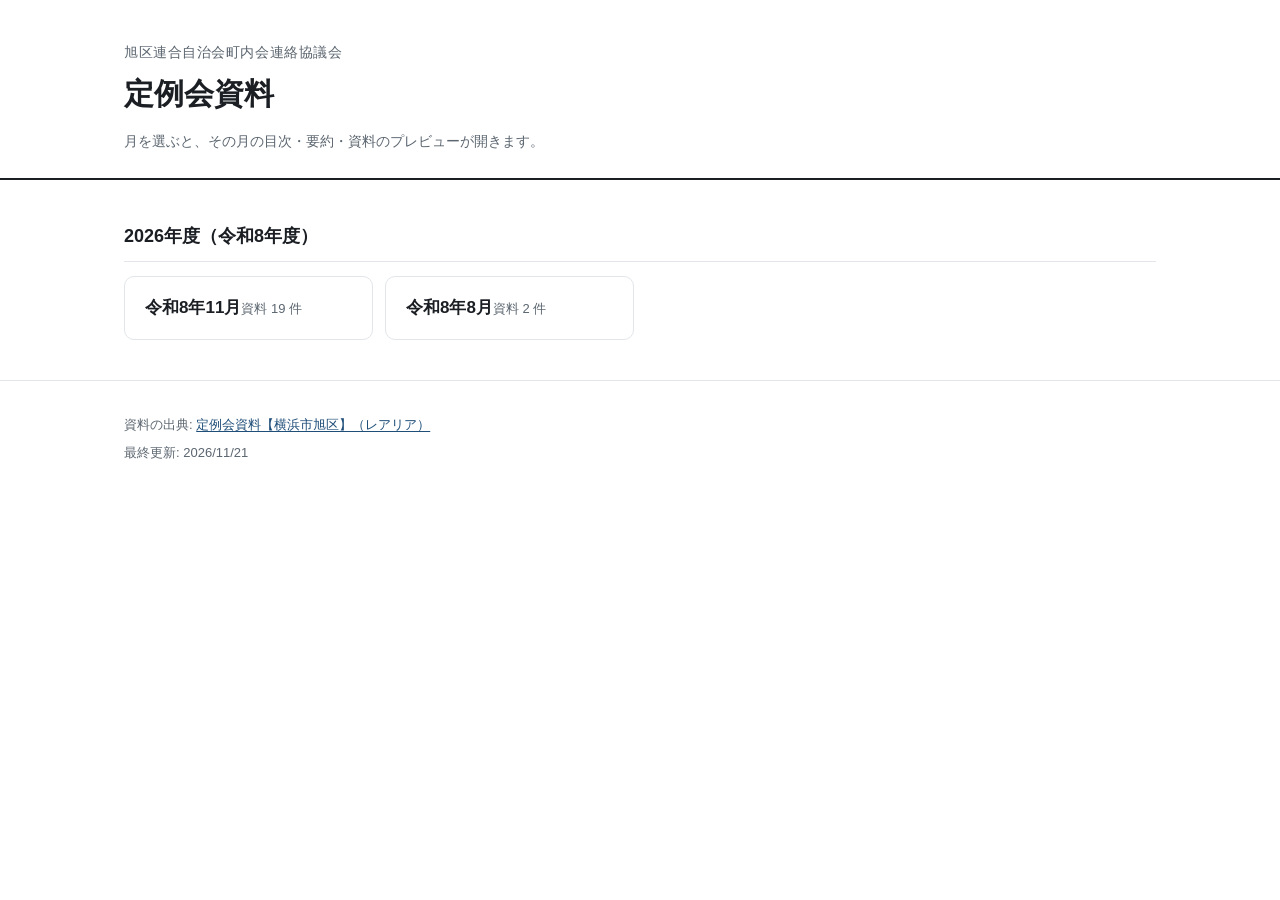
<file: index.html>
<!doctype html>
<html lang="ja">
<head>
<meta charset="utf-8">
<meta name="viewport" content="width=device-width, initial-scale=1">
<title>定例会資料 | 旭区連合自治会町内会連絡協議会</title>
<link rel="stylesheet" href="assets/style.css">
</head>
<body>

<header class="site-header">
  <div class="wrap">
    <p class="eyebrow">旭区連合自治会町内会連絡協議会</p>
    <h1>定例会資料</h1>
    <p class="header-meta">月を選ぶと、その月の目次・要約・資料のプレビューが開きます。</p>
  </div>
</header>

<div class="wrap">
  <section class="year-group">
    <h2>2026年度（令和8年度）</h2>
    <ul class="month-list">
      <li><a href="202611/"><span class="m">令和8年11月</span><span class="c">資料 19 件</span></a></li>
      <li><a href="202608/"><span class="m">令和8年8月</span><span class="c">資料 2 件</span></a></li>
    </ul>
  </section>
</div>

<footer class="site-footer">
  <div class="wrap">
    <p>資料の出典: <a href="https://rarea.events/event/254070">定例会資料【横浜市旭区】（レアリア）</a></p>
    <p>最終更新: 2026/11/21</p>
  </div>
</footer>

</body>
</html>
</file>
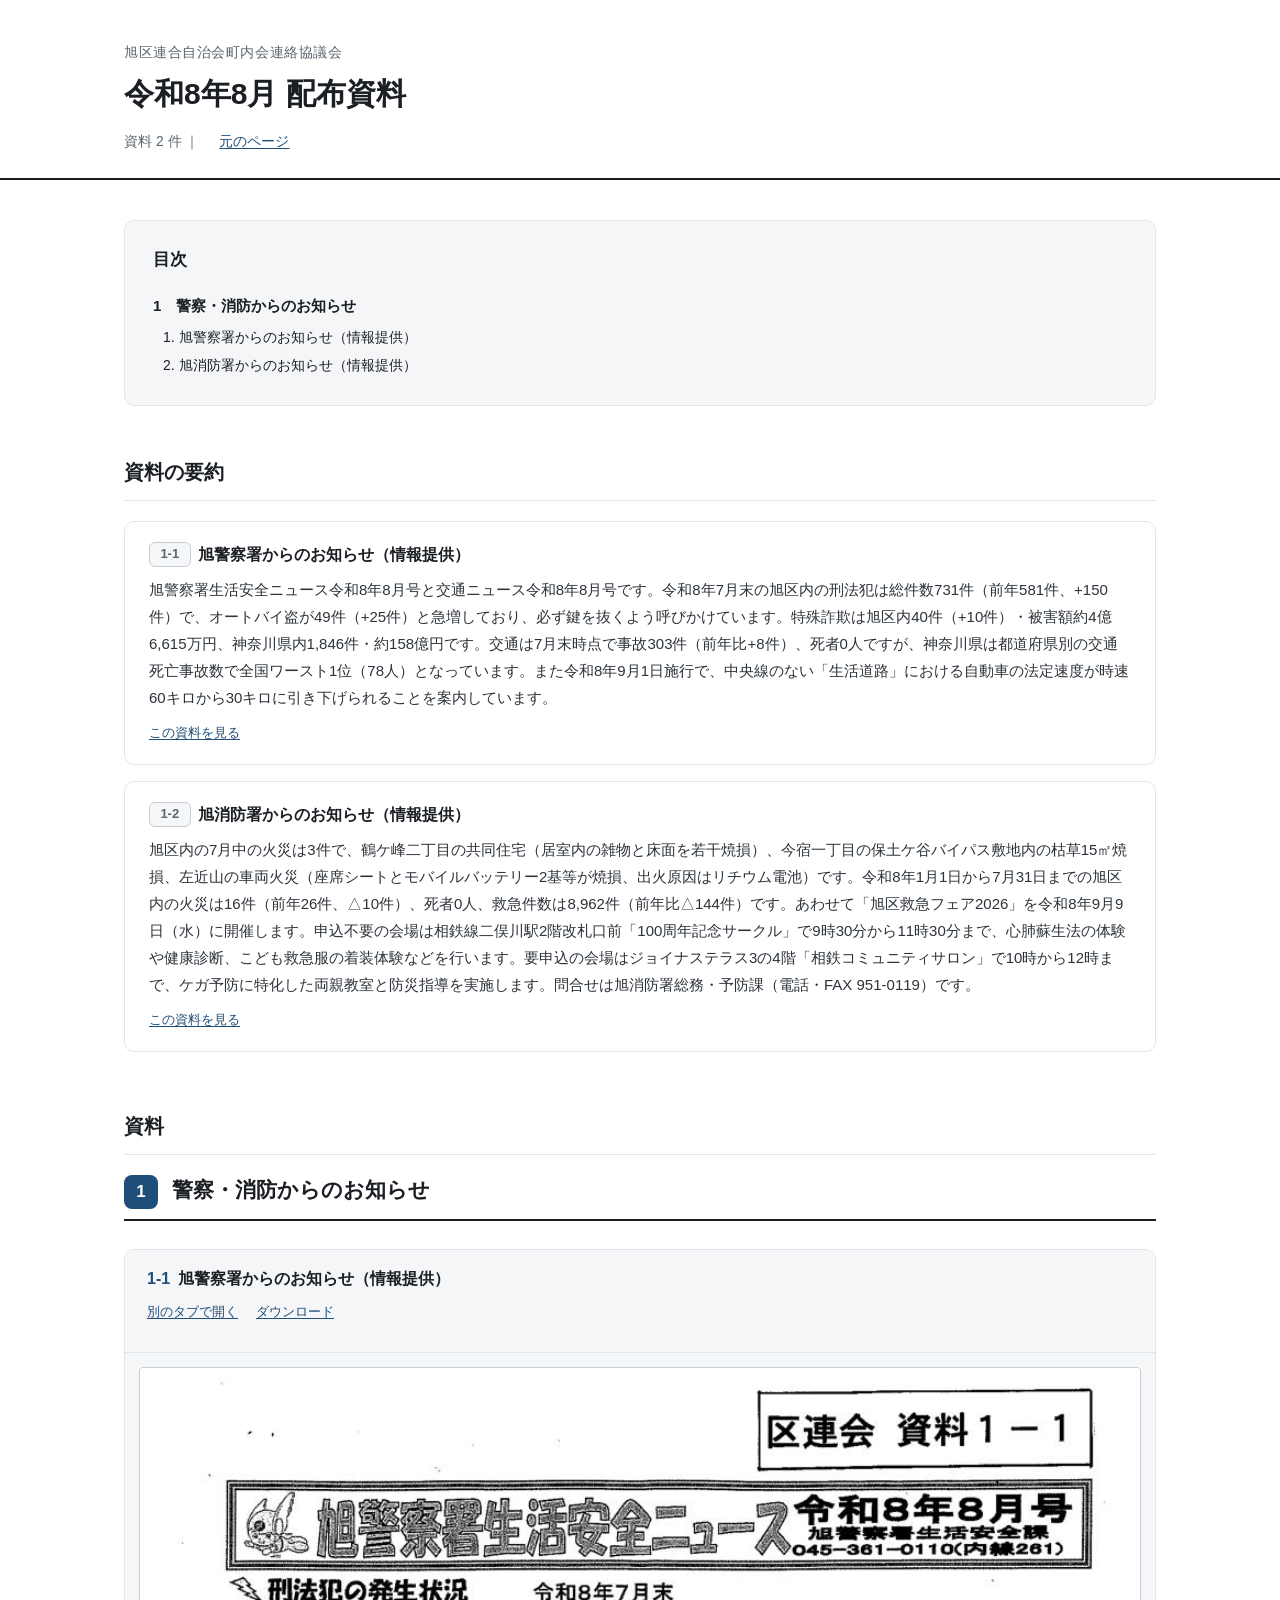
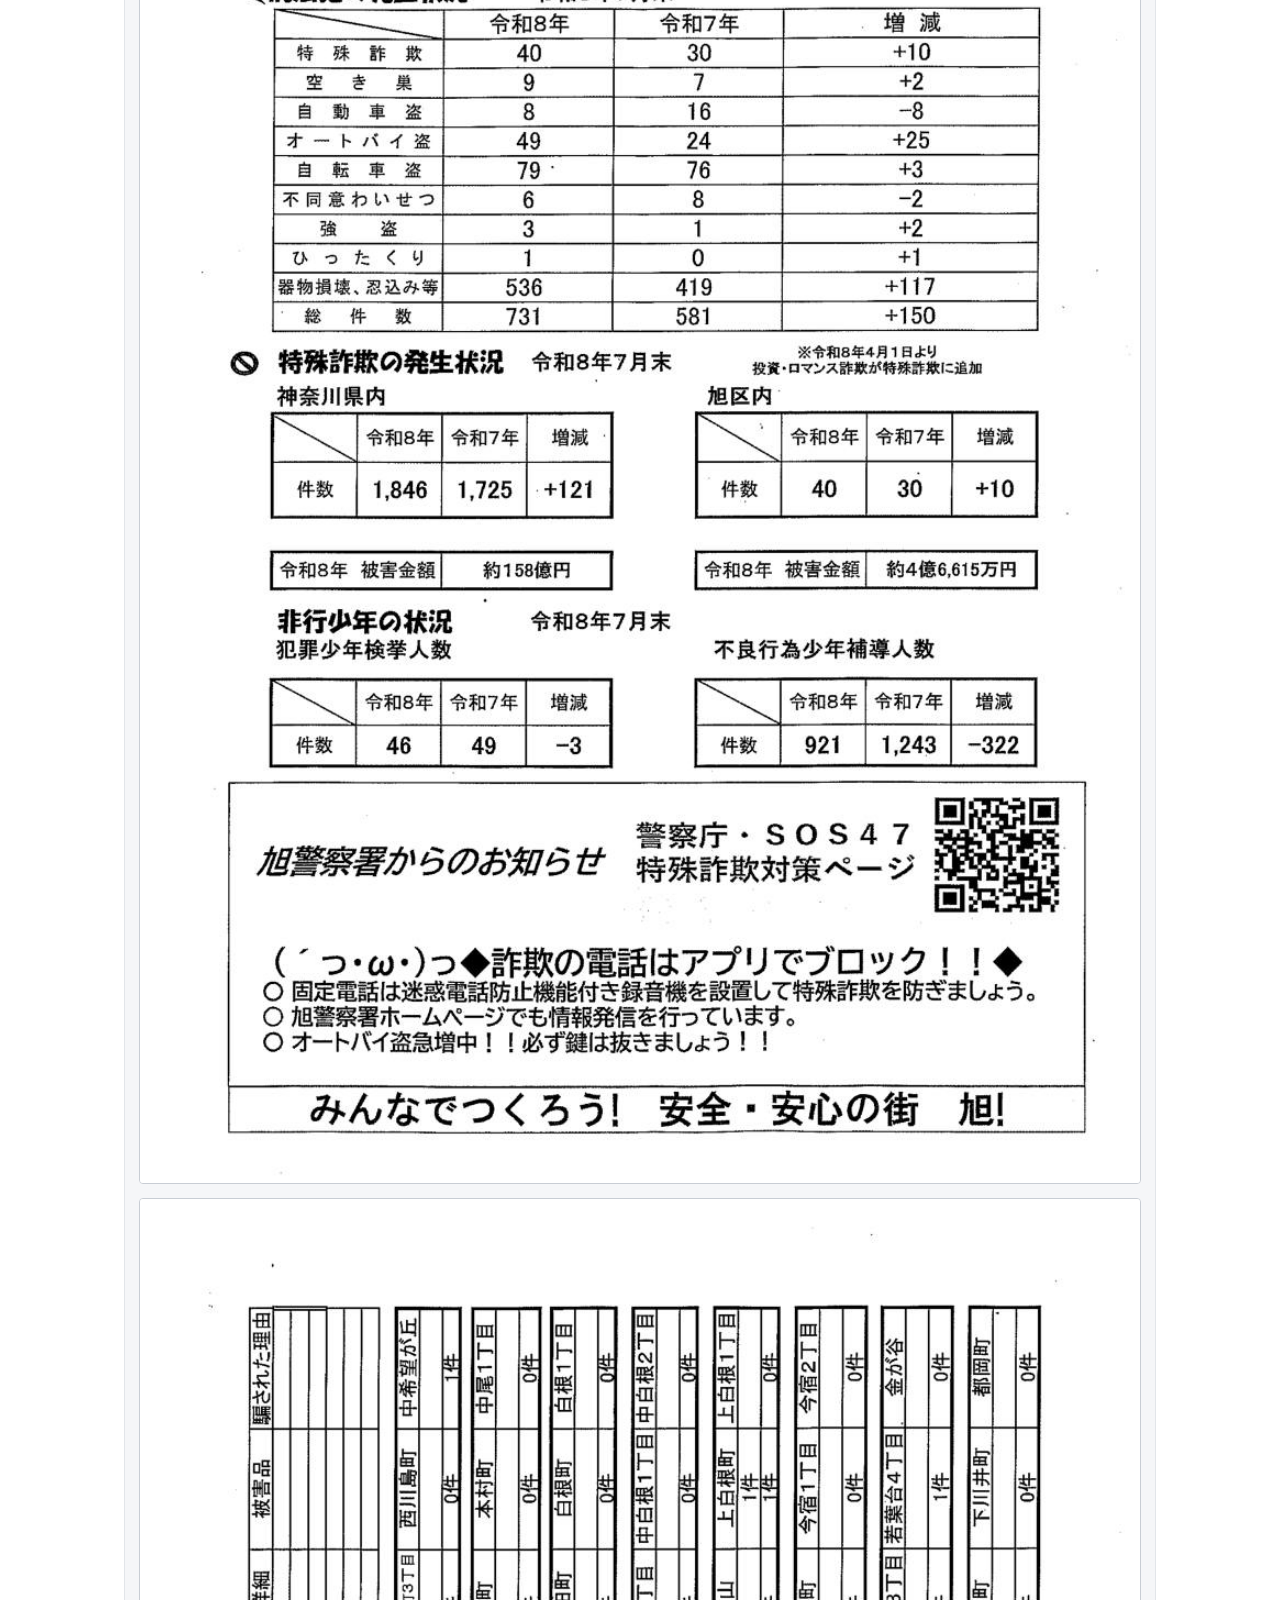
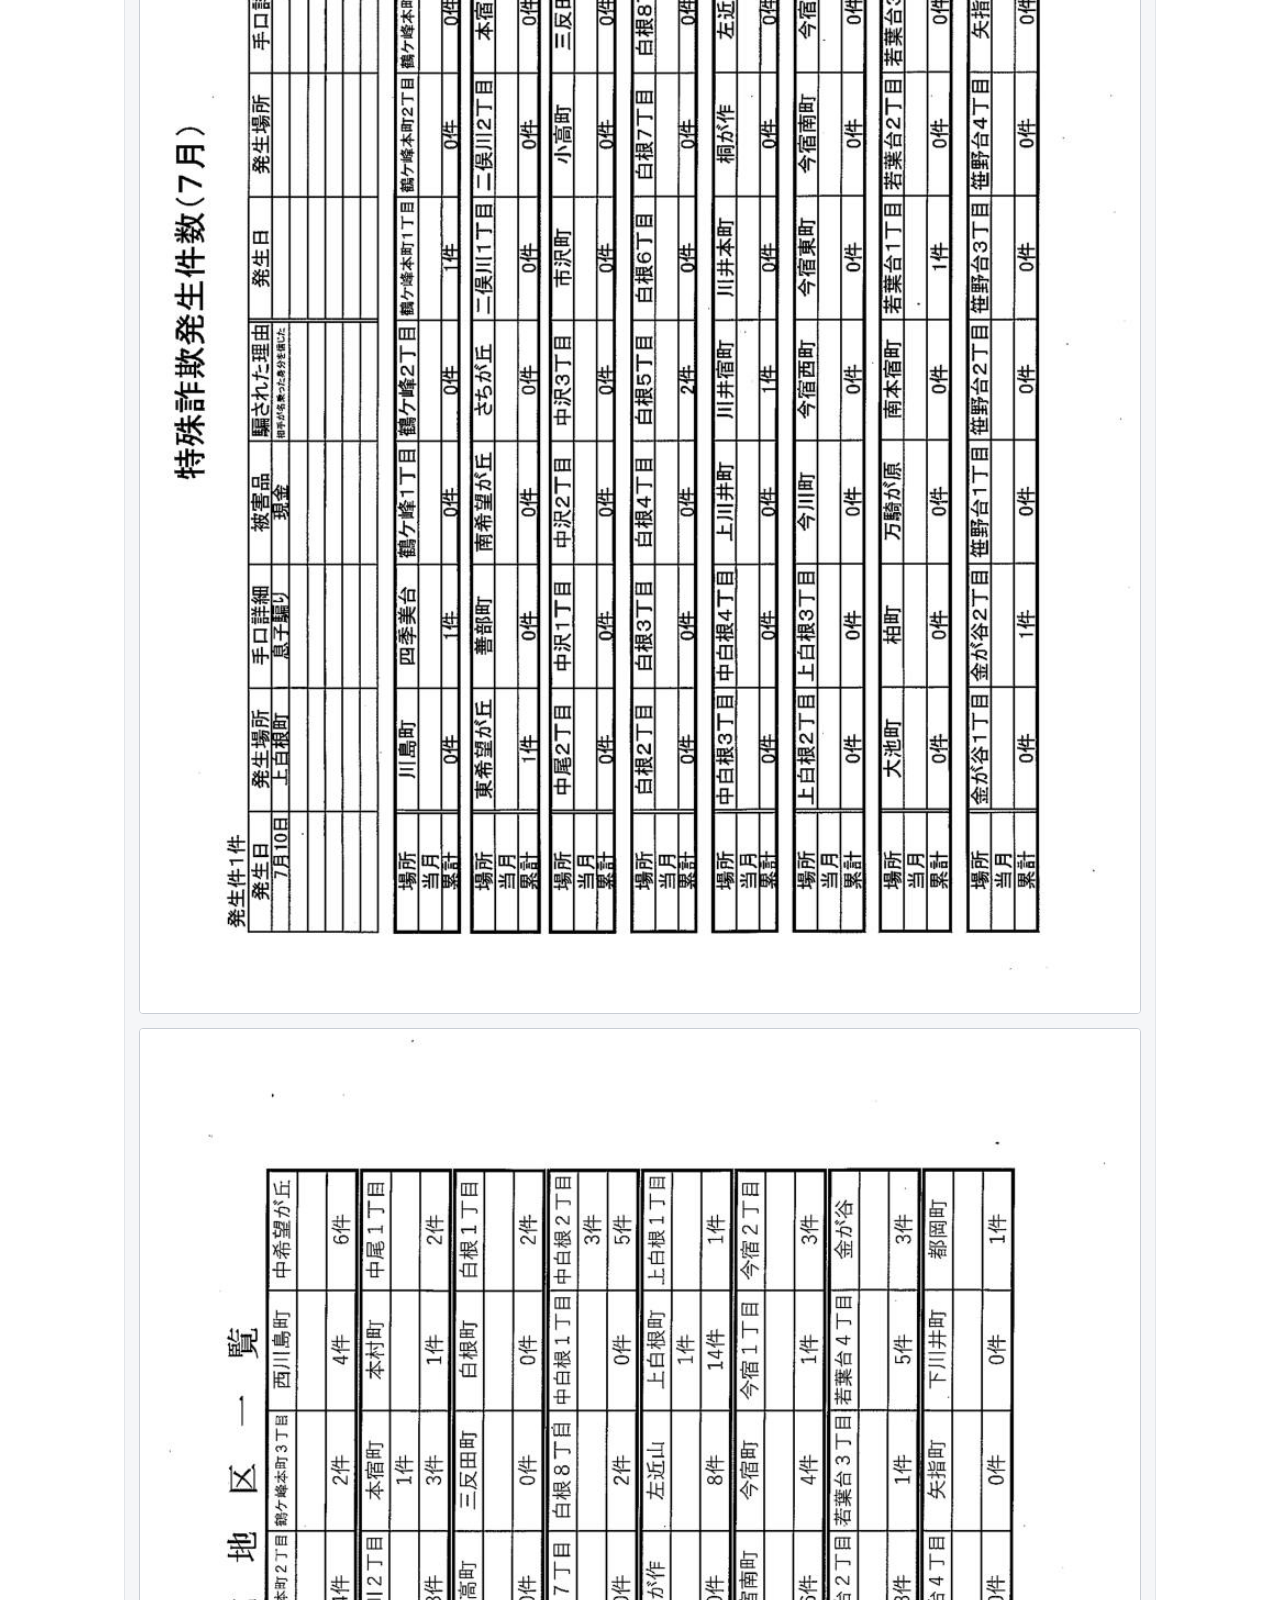
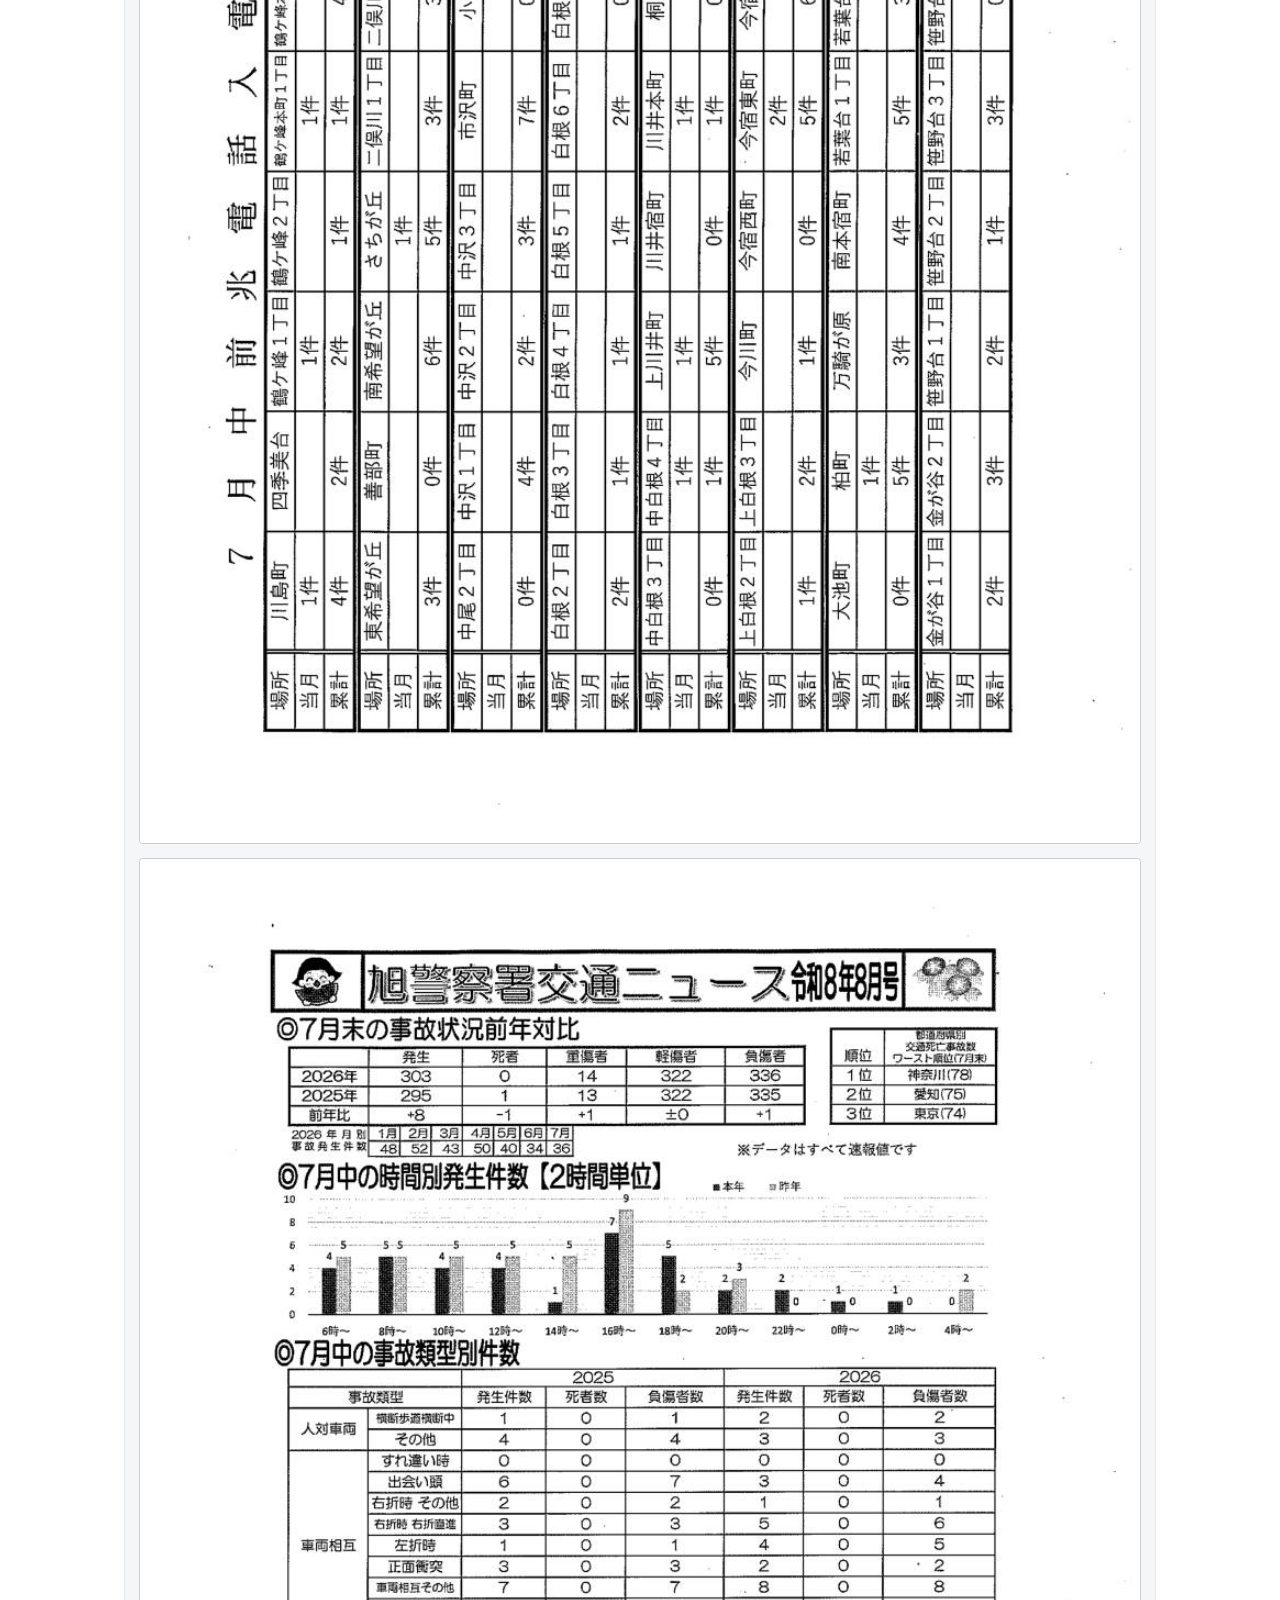
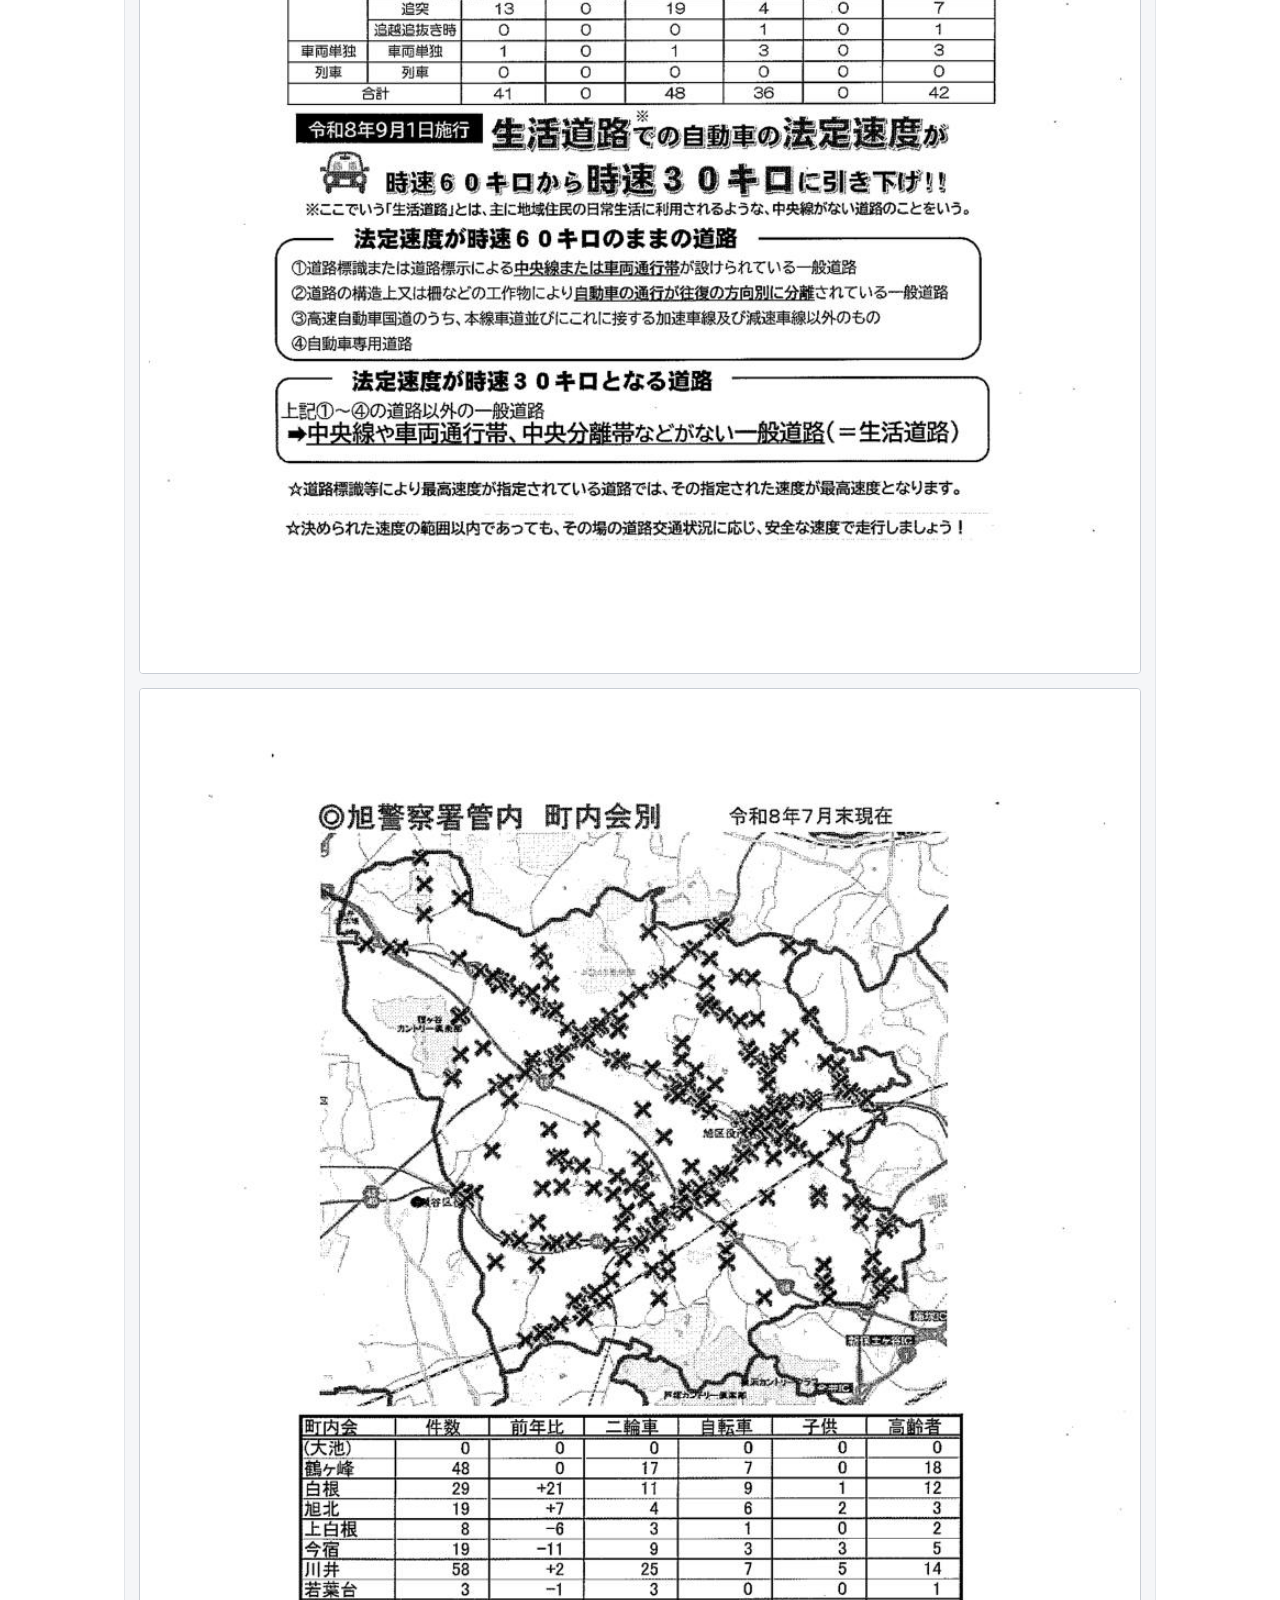
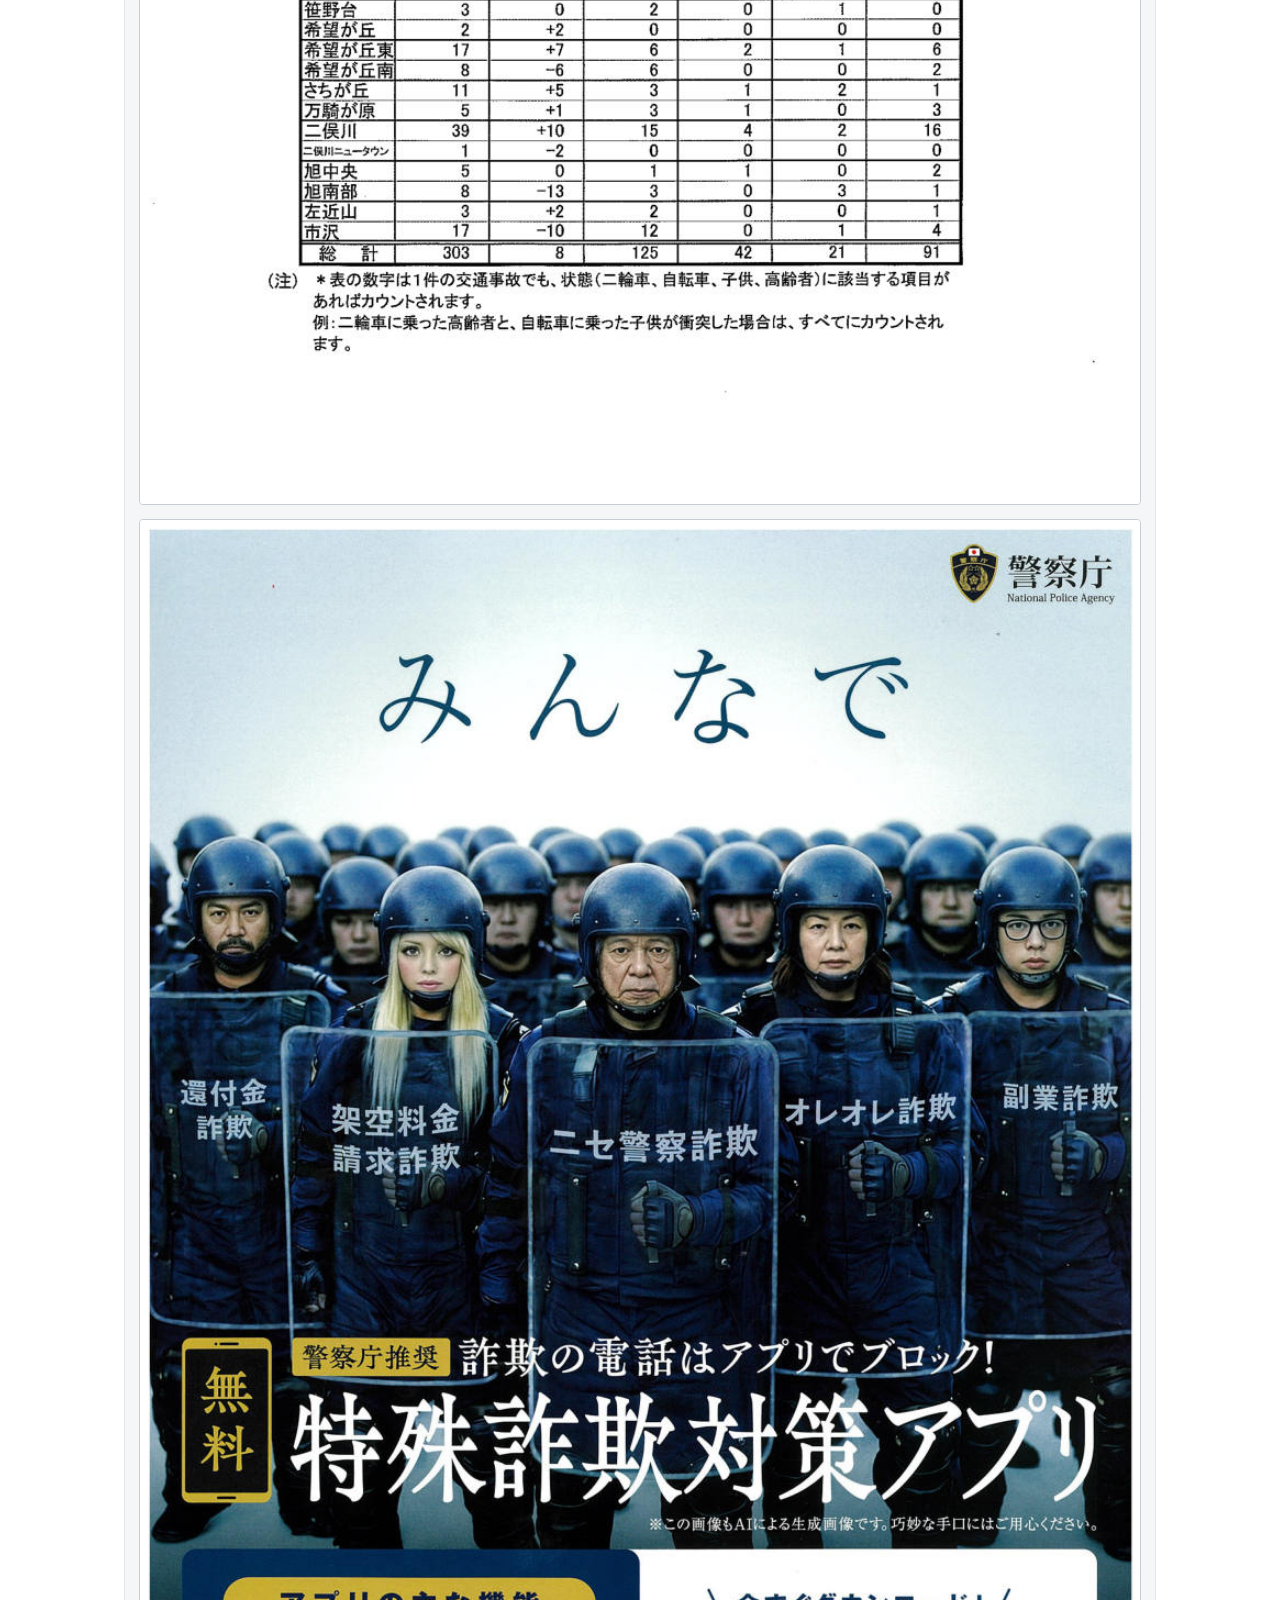
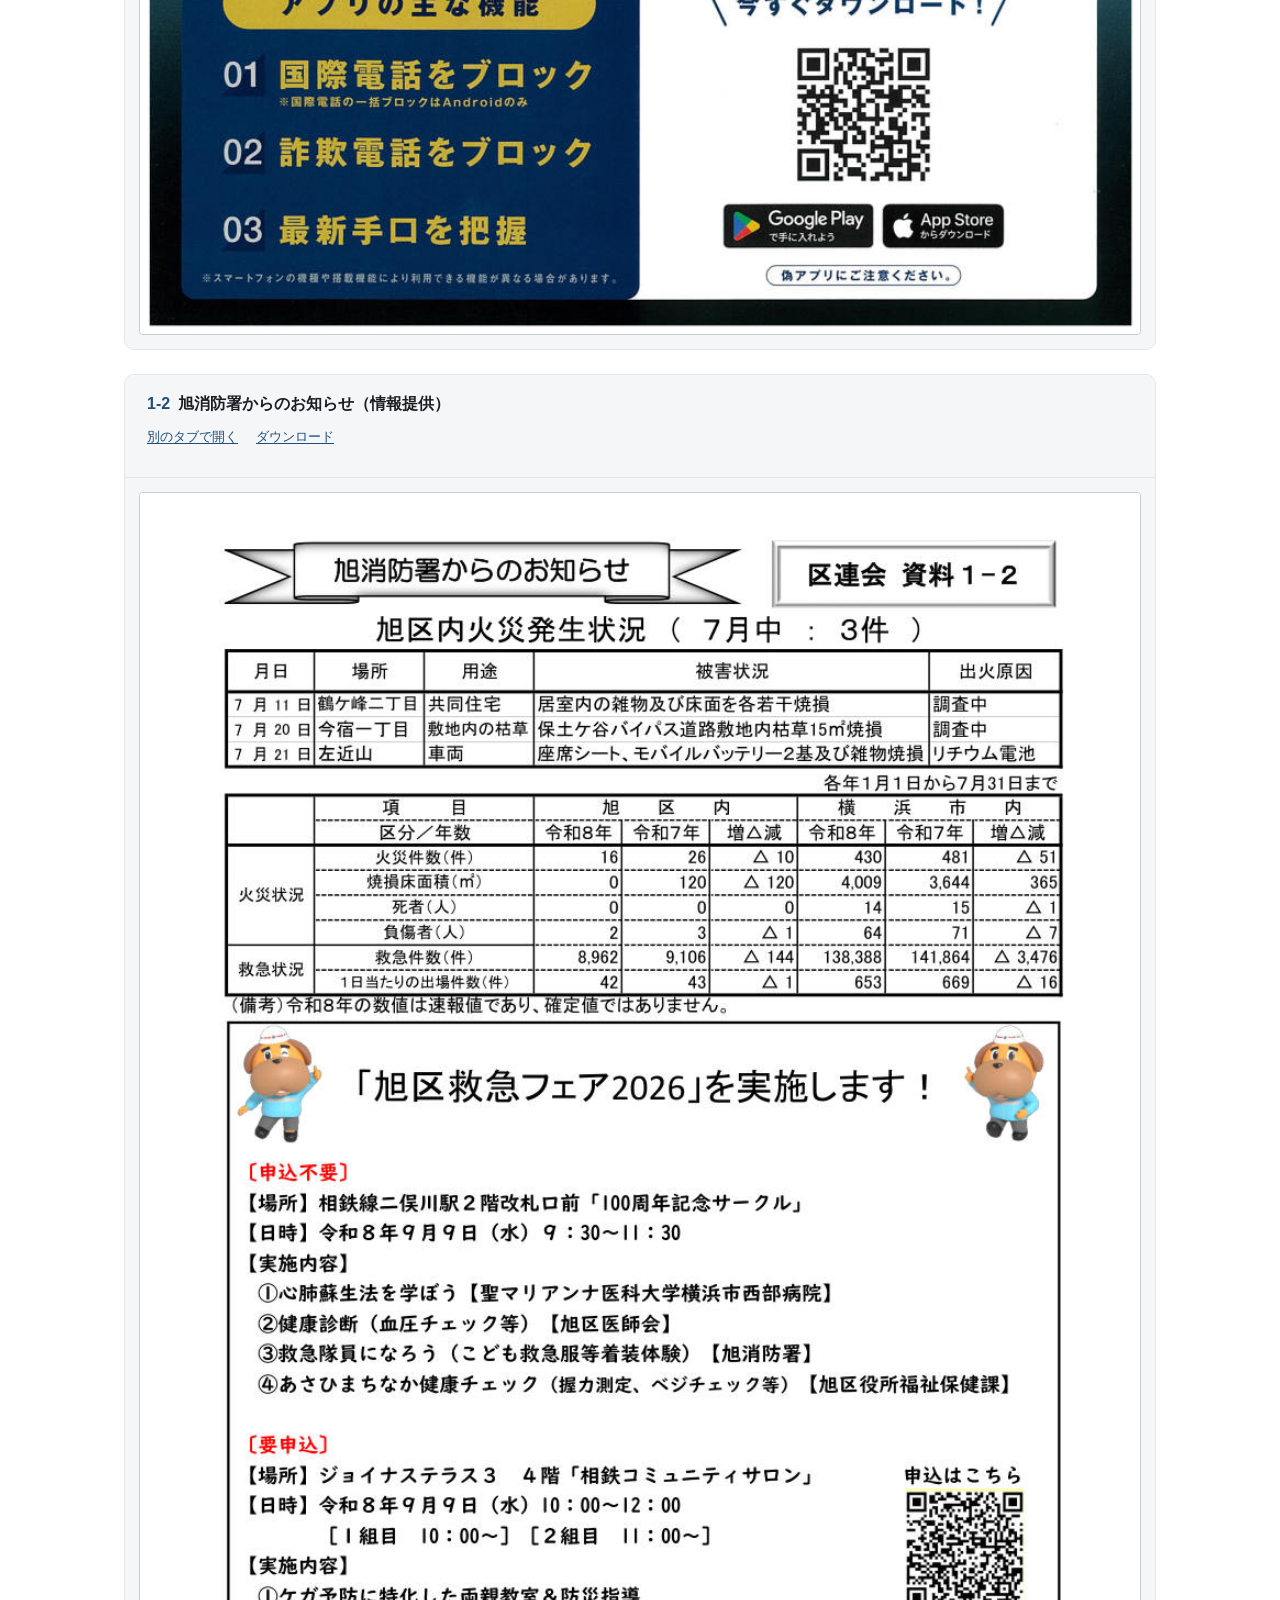
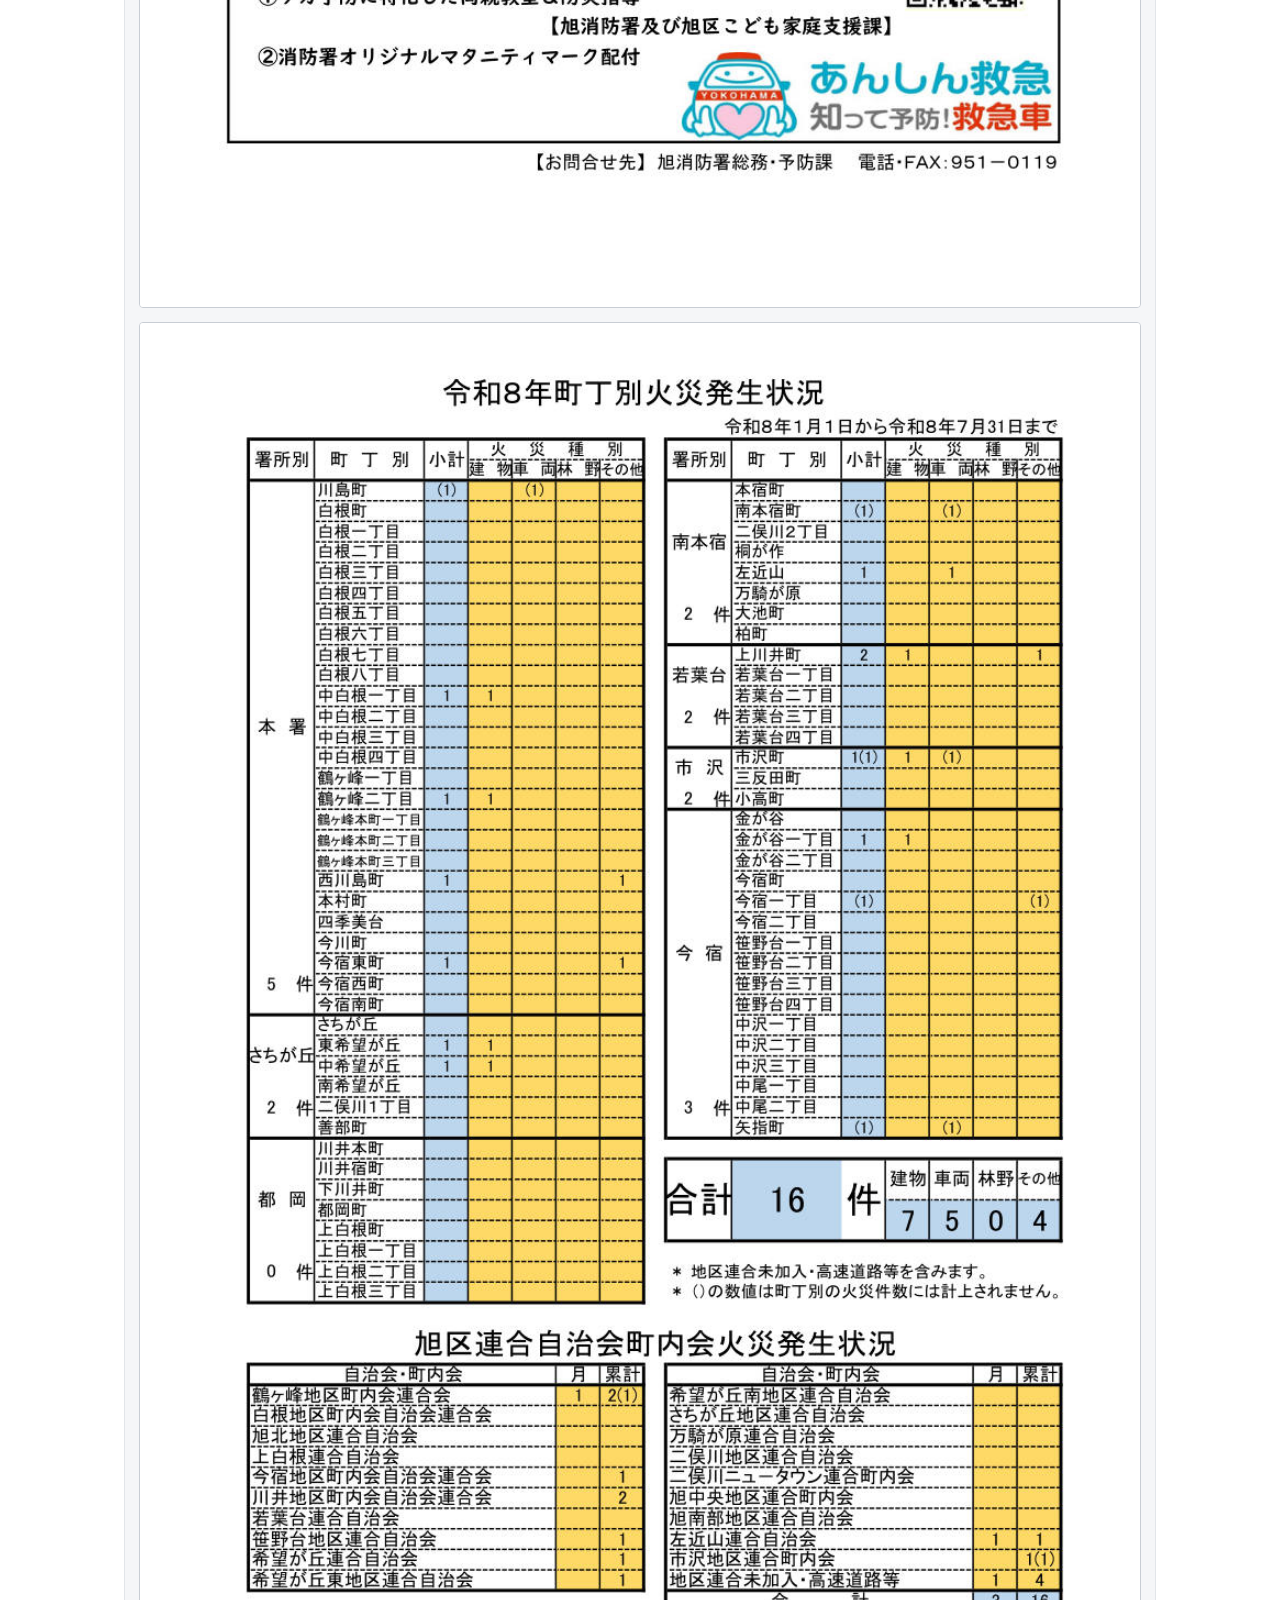
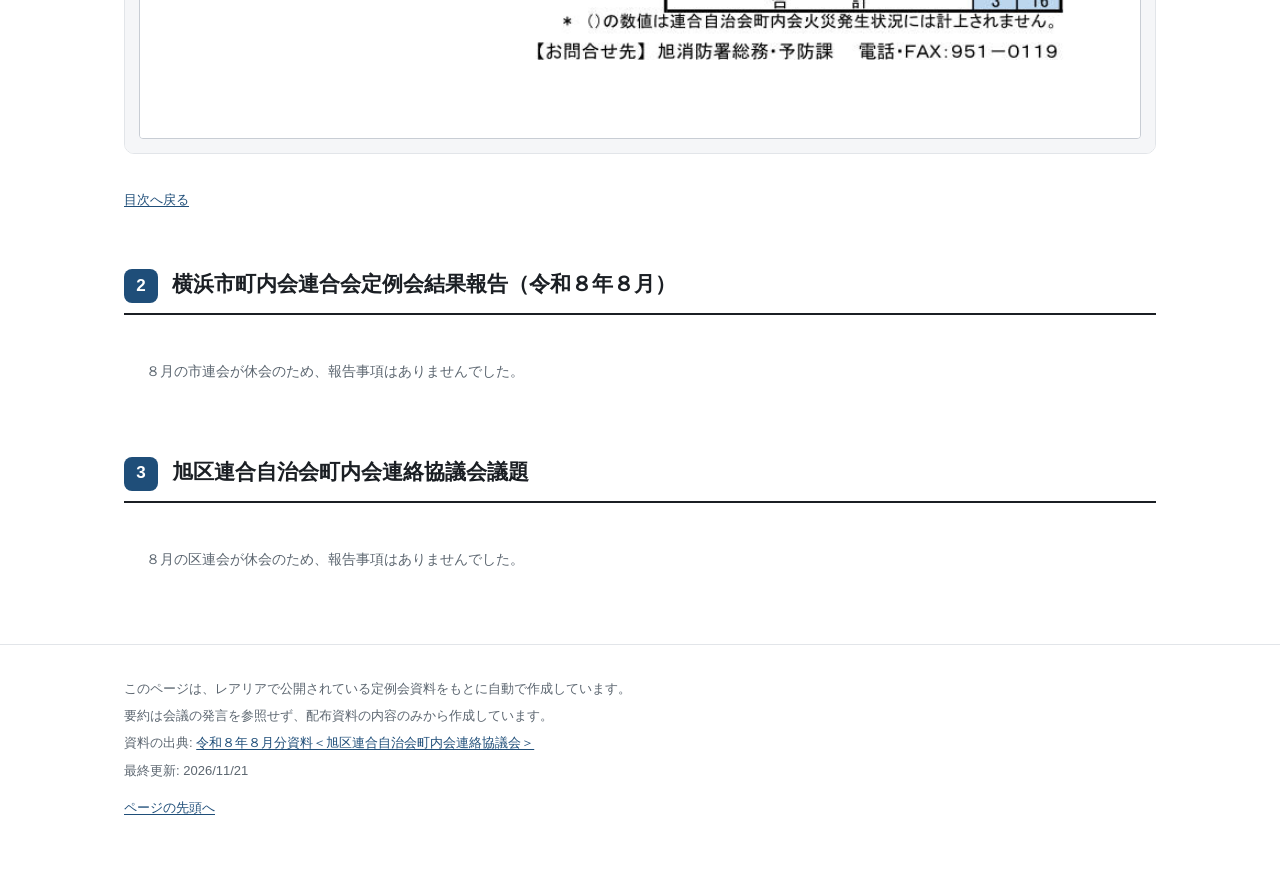
<file: 202608/index.html>
<!doctype html>
<html lang="ja">
<head>
<meta charset="utf-8">
<meta name="viewport" content="width=device-width, initial-scale=1">
<title>令和8年8月 配布資料 | 旭区連合自治会町内会連絡協議会</title>
<meta name="description" content="令和8年8月 配布資料の目次・要約・資料プレビュー">
<link rel="stylesheet" href="../assets/style.css">
</head>
<body>

<header class="site-header">
  <div class="wrap">
    <p class="eyebrow">旭区連合自治会町内会連絡協議会</p>
    <h1>令和8年8月 配布資料</h1>
    <p class="header-meta">資料 2 件 ｜ <a href="https://rarea.events/event/305767" target="_blank" rel="noopener">元のページ</a></p>
  </div>
</header>

<div class="wrap">

  <nav class="toc" id="toc" aria-label="目次">
    <h2>目次</h2>
    <div class="toc-grid">
      <div class="toc-chapter">
        <p>1　警察・消防からのお知らせ</p>
        <ol>
          <li><a href="#doc-1-1">旭警察署からのお知らせ（情報提供）</a></li>
          <li><a href="#doc-1-2">旭消防署からのお知らせ（情報提供）</a></li>
        </ol>
      </div>
    </div>
  </nav>

  <section aria-labelledby="summary-title">
    <h2 class="section-title" id="summary-title">資料の要約</h2>
    <div class="summary-list">
      <article class="summary-item">
        <h3><span class="no">1-1</span>旭警察署からのお知らせ（情報提供）</h3>
        <p>旭警察署生活安全ニュース令和8年8月号と交通ニュース令和8年8月号です。令和8年7月末の旭区内の刑法犯は総件数731件（前年581件、+150件）で、オートバイ盗が49件（+25件）と急増しており、必ず鍵を抜くよう呼びかけています。特殊詐欺は旭区内40件（+10件）・被害額約4億6,615万円、神奈川県内1,846件・約158億円です。交通は7月末時点で事故303件（前年比+8件）、死者0人ですが、神奈川県は都道府県別の交通死亡事故数で全国ワースト1位（78人）となっています。また令和8年9月1日施行で、中央線のない「生活道路」における自動車の法定速度が時速60キロから30キロに引き下げられることを案内しています。</p>
        <p class="jump"><a href="#doc-1-1">この資料を見る</a></p>
      </article>
      <article class="summary-item">
        <h3><span class="no">1-2</span>旭消防署からのお知らせ（情報提供）</h3>
        <p>旭区内の7月中の火災は3件で、鶴ケ峰二丁目の共同住宅（居室内の雑物と床面を若干焼損）、今宿一丁目の保土ケ谷バイパス敷地内の枯草15㎡焼損、左近山の車両火災（座席シートとモバイルバッテリー2基等が焼損、出火原因はリチウム電池）です。令和8年1月1日から7月31日までの旭区内の火災は16件（前年26件、△10件）、死者0人、救急件数は8,962件（前年比△144件）です。あわせて「旭区救急フェア2026」を令和8年9月9日（水）に開催します。申込不要の会場は相鉄線二俣川駅2階改札口前「100周年記念サークル」で9時30分から11時30分まで、心肺蘇生法の体験や健康診断、こども救急服の着装体験などを行います。要申込の会場はジョイナステラス3の4階「相鉄コミュニティサロン」で10時から12時まで、ケガ予防に特化した両親教室と防災指導を実施します。問合せは旭消防署総務・予防課（電話・FAX 951-0119）です。</p>
        <p class="jump"><a href="#doc-1-2">この資料を見る</a></p>
      </article>
    </div>
  </section>

  <section aria-labelledby="docs-title">
    <h2 class="section-title" id="docs-title">資料</h2>
    <section class="chapter">
      <div class="chapter-head"><span class="num">1</span><h2>警察・消防からのお知らせ</h2></div>
      <article class="doc" id="doc-1-1">
        <div class="doc-head">
          <h3><span class="no">1-1</span>旭警察署からのお知らせ（情報提供）</h3>
          <p class="doc-actions">
            <a href="https://rarea.events/rarea/wp-content/uploads/2026/08/202608_01-01.pdf" target="_blank" rel="noopener">別のタブで開く</a>
            <a href="https://rarea.events/rarea/wp-content/uploads/2026/08/202608_01-01.pdf" download>ダウンロード</a>
          </p>
        </div>
        <div class="doc-pages">
          <img src="p/1-1_p01.jpg" width="910" height="1287" loading="lazy" decoding="async" alt="旭警察署からのお知らせ（情報提供） 1ページ目">
          <img src="p/1-1_p02.jpg" width="910" height="1287" loading="lazy" decoding="async" alt="旭警察署からのお知らせ（情報提供） 2ページ目">
          <img src="p/1-1_p03.jpg" width="910" height="1287" loading="lazy" decoding="async" alt="旭警察署からのお知らせ（情報提供） 3ページ目">
          <img src="p/1-1_p04.jpg" width="910" height="1287" loading="lazy" decoding="async" alt="旭警察署からのお知らせ（情報提供） 4ページ目">
          <img src="p/1-1_p05.jpg" width="910" height="1287" loading="lazy" decoding="async" alt="旭警察署からのお知らせ（情報提供） 5ページ目">
          <img src="p/1-1_p06.jpg" width="910" height="1287" loading="lazy" decoding="async" alt="旭警察署からのお知らせ（情報提供） 6ページ目">
        </div>
      </article>
      <article class="doc" id="doc-1-2">
        <div class="doc-head">
          <h3><span class="no">1-2</span>旭消防署からのお知らせ（情報提供）</h3>
          <p class="doc-actions">
            <a href="https://rarea.events/rarea/wp-content/uploads/2026/08/202608_01-02.pdf" target="_blank" rel="noopener">別のタブで開く</a>
            <a href="https://rarea.events/rarea/wp-content/uploads/2026/08/202608_01-02.pdf" download>ダウンロード</a>
          </p>
        </div>
        <div class="doc-pages">
          <img src="p/1-2_p01.jpg" width="910" height="1287" loading="lazy" decoding="async" alt="旭消防署からのお知らせ（情報提供） 1ページ目">
          <img src="p/1-2_p02.jpg" width="910" height="1287" loading="lazy" decoding="async" alt="旭消防署からのお知らせ（情報提供） 2ページ目">
        </div>
      </article>
      <p><a class="to-top" href="#toc">目次へ戻る</a></p>
    </section>
    <section class="chapter">
      <div class="chapter-head"><span class="num">2</span><h2>横浜市町内会連合会定例会結果報告（令和８年８月）</h2></div>
      <p class="doc-note">８月の市連会が休会のため、報告事項はありませんでした。</p>
    </section>
    <section class="chapter">
      <div class="chapter-head"><span class="num">3</span><h2>旭区連合自治会町内会連絡協議会議題</h2></div>
      <p class="doc-note">８月の区連会が休会のため、報告事項はありませんでした。</p>
    </section>
  </section>

</div>

<footer class="site-footer">
  <div class="wrap">
    <p>このページは、レアリアで公開されている定例会資料をもとに自動で作成しています。</p>
    <p>要約は会議の発言を参照せず、配布資料の内容のみから作成しています。</p>
    <p>資料の出典: <a href="https://rarea.events/event/305767" target="_blank" rel="noopener">令和８年８月分資料＜旭区連合自治会町内会連絡協議会＞</a></p>
    <p>最終更新: 2026/11/21</p>
    <p><a class="to-top" href="#toc">ページの先頭へ</a></p>
  </div>
</footer>

</body>
</html>
</file>
<file: assets/style.css>
@charset "utf-8";
/* 区連会 定例会資料ページ
   方針: 白地＋モノトーン＋差し色1色（濃紺）。全周ボーダー、影は最小限。
         グラデーション・カード上端のカラーバー・錠剤型ボタンは使わない。 */

:root {
  --ink: #1b1f24;
  --sub: #5c6670;
  --line: #e2e5e9;
  --line-strong: #c8cdd4;
  --paper: #ffffff;
  --panel: #f5f6f8;
  --accent: #1f4e79;
  --accent-weak: #e8eef5;
  --mark: #fff3b0;
  --maxw: 1080px;
}

* { box-sizing: border-box; }

html { scroll-behavior: smooth; }
@media (prefers-reduced-motion: reduce) {
  html { scroll-behavior: auto; }
}

body {
  margin: 0;
  background: var(--paper);
  color: var(--ink);
  font-family: -apple-system, BlinkMacSystemFont, "Hiragino Kaku Gothic ProN",
    "Hiragino Sans", "Noto Sans JP", "Yu Gothic UI", Meiryo, sans-serif;
  font-size: 16px;
  line-height: 1.8;
  -webkit-font-smoothing: antialiased;
}

.wrap { max-width: var(--maxw); margin: 0 auto; padding: 0 24px; }

/* ---------- ヘッダー ---------- */
.site-header {
  border-bottom: 2px solid var(--ink);
  padding: 40px 0 24px;
  margin-bottom: 40px;
}
.eyebrow {
  margin: 0 0 8px;
  font-size: 14px;
  color: var(--sub);
  letter-spacing: .04em;
}
.site-header h1 {
  margin: 0 0 14px;
  font-size: 30px;
  line-height: 1.4;
  font-weight: 700;
}
.header-meta {
  display: flex;
  flex-wrap: wrap;
  gap: 8px 20px;
  font-size: 14px;
  color: var(--sub);
  margin: 0;
}
.header-meta a { color: var(--accent); }

/* ---------- 共通 ---------- */
h2.section-title {
  font-size: 20px;
  margin: 0 0 20px;
  padding-bottom: 10px;
  border-bottom: 1px solid var(--line);
}
a { color: var(--accent); text-underline-offset: 2px; }
a:focus-visible,
summary:focus-visible { outline: 2px solid var(--accent); outline-offset: 2px; }

/* ---------- 目次 ---------- */
.toc { background: var(--panel); border: 1px solid var(--line); border-radius: 10px; padding: 24px 28px; margin-bottom: 48px; }
.toc h2 { font-size: 17px; margin: 0 0 16px; }
.toc-grid { display: grid; gap: 20px 32px; grid-template-columns: repeat(auto-fit, minmax(300px, 1fr)); }
.toc-chapter > p { margin: 0 0 6px; font-weight: 700; font-size: 15px; }
.toc-chapter ol { margin: 0; padding-left: 1.6em; }
.toc-chapter li { font-size: 14px; margin: 3px 0; }
.toc-chapter a { color: var(--ink); text-decoration: none; }
.toc-chapter a:hover { color: var(--accent); text-decoration: underline; }

/* ---------- 要約 ---------- */
.summary-list { display: grid; gap: 16px; margin-bottom: 56px; }
.summary-item {
  border: 1px solid var(--line);
  border-radius: 10px;
  padding: 20px 24px;
  background: var(--paper);
}
.summary-item h3 { margin: 0 0 8px; font-size: 16px; line-height: 1.6; font-weight: 700; }
.summary-item h3 .no {
  display: inline-block;
  min-width: 3.2em;
  margin-right: .6em;
  padding: 1px 8px;
  border: 1px solid var(--line-strong);
  border-radius: 6px;
  background: var(--panel);
  font-size: 13px;
  color: var(--sub);
  text-align: center;
  vertical-align: 2px;
}
.summary-item p { margin: 0; font-size: 15px; color: #2c333a; }
.summary-item .jump { font-size: 13px; margin-top: 10px; }
.summary-item.is-unreadable p { color: var(--sub); }

/* ---------- 章と資料 ---------- */
.chapter { margin-bottom: 56px; }
.chapter-head { display: flex; align-items: baseline; gap: 14px; border-bottom: 2px solid var(--ink); padding-bottom: 10px; margin-bottom: 28px; }
.chapter-head .num {
  flex: none;
  width: 34px; height: 34px;
  display: inline-flex; align-items: center; justify-content: center;
  border-radius: 8px;
  background: var(--accent); color: #fff;
  font-size: 17px; font-weight: 700;
  align-self: center;
}
.chapter-head h2 { margin: 0; font-size: 21px; line-height: 1.4; }

.doc { border: 1px solid var(--line); border-radius: 10px; margin-bottom: 24px; overflow: hidden; }
.doc-head { padding: 16px 22px; border-bottom: 1px solid var(--line); background: var(--panel); }
.doc-head h3 { margin: 0; font-size: 16px; line-height: 1.6; font-weight: 700; }
.doc-head .no { color: var(--accent); margin-right: .5em; }
.doc-actions { margin-top: 8px; display: flex; flex-wrap: wrap; gap: 8px 18px; font-size: 13px; }
.doc-body { background: #3a3f44; }
.doc-body iframe { display: block; width: 100%; height: 680px; border: 0; }
.doc-note { padding: 16px 22px; font-size: 14px; color: var(--sub); }

/* ページ画像を縦に並べる。Google Sites の埋め込み枠の中では
   PDF ビューアが動かないため、既定はこちらを使う。 */
.doc-pages { background: var(--panel); padding: 14px; display: grid; gap: 14px; }
.doc-pages img {
  display: block;
  width: 100%;
  height: auto;
  background: #fff;
  border: 1px solid var(--line-strong);
  border-radius: 4px;
}

.sub-list { padding: 12px 22px; border-top: 1px solid var(--line); font-size: 14px; }
.sub-list span { color: var(--sub); margin-right: .6em; }

/* ---------- フッター ---------- */
.site-footer { border-top: 1px solid var(--line); padding: 28px 0 56px; font-size: 13px; color: var(--sub); }
.site-footer p { margin: 4px 0; }

.to-top { display: inline-block; margin-top: 10px; font-size: 13px; }

/* ---------- 入口ページ ---------- */
.year-group { margin-bottom: 40px; }
.year-group h2 { font-size: 18px; margin: 0 0 14px; padding-bottom: 8px; border-bottom: 1px solid var(--line); }
.month-list { display: grid; gap: 12px; grid-template-columns: repeat(auto-fill, minmax(220px, 1fr)); list-style: none; padding: 0; margin: 0; }
.month-list a {
  display: block;
  border: 1px solid var(--line);
  border-radius: 10px;
  padding: 16px 20px;
  text-decoration: none;
  color: var(--ink);
}
.month-list a:hover { border-color: var(--accent); background: var(--accent-weak); }
.month-list .m { font-size: 17px; font-weight: 700; }
.month-list .c { font-size: 13px; color: var(--sub); }

/* ---------- 画面が狭いとき / Google Sites の枠内 ---------- */
@media (max-width: 720px) {
  body { font-size: 15px; }
  .wrap { padding: 0 16px; }
  .site-header { padding: 28px 0 20px; margin-bottom: 28px; }
  .site-header h1 { font-size: 23px; }
  .toc { padding: 18px 20px; }
  .doc-body iframe { height: 460px; }
  .chapter-head h2 { font-size: 18px; }
}

@media print {
  .doc-body, .toc { display: none; }
}
</file>
